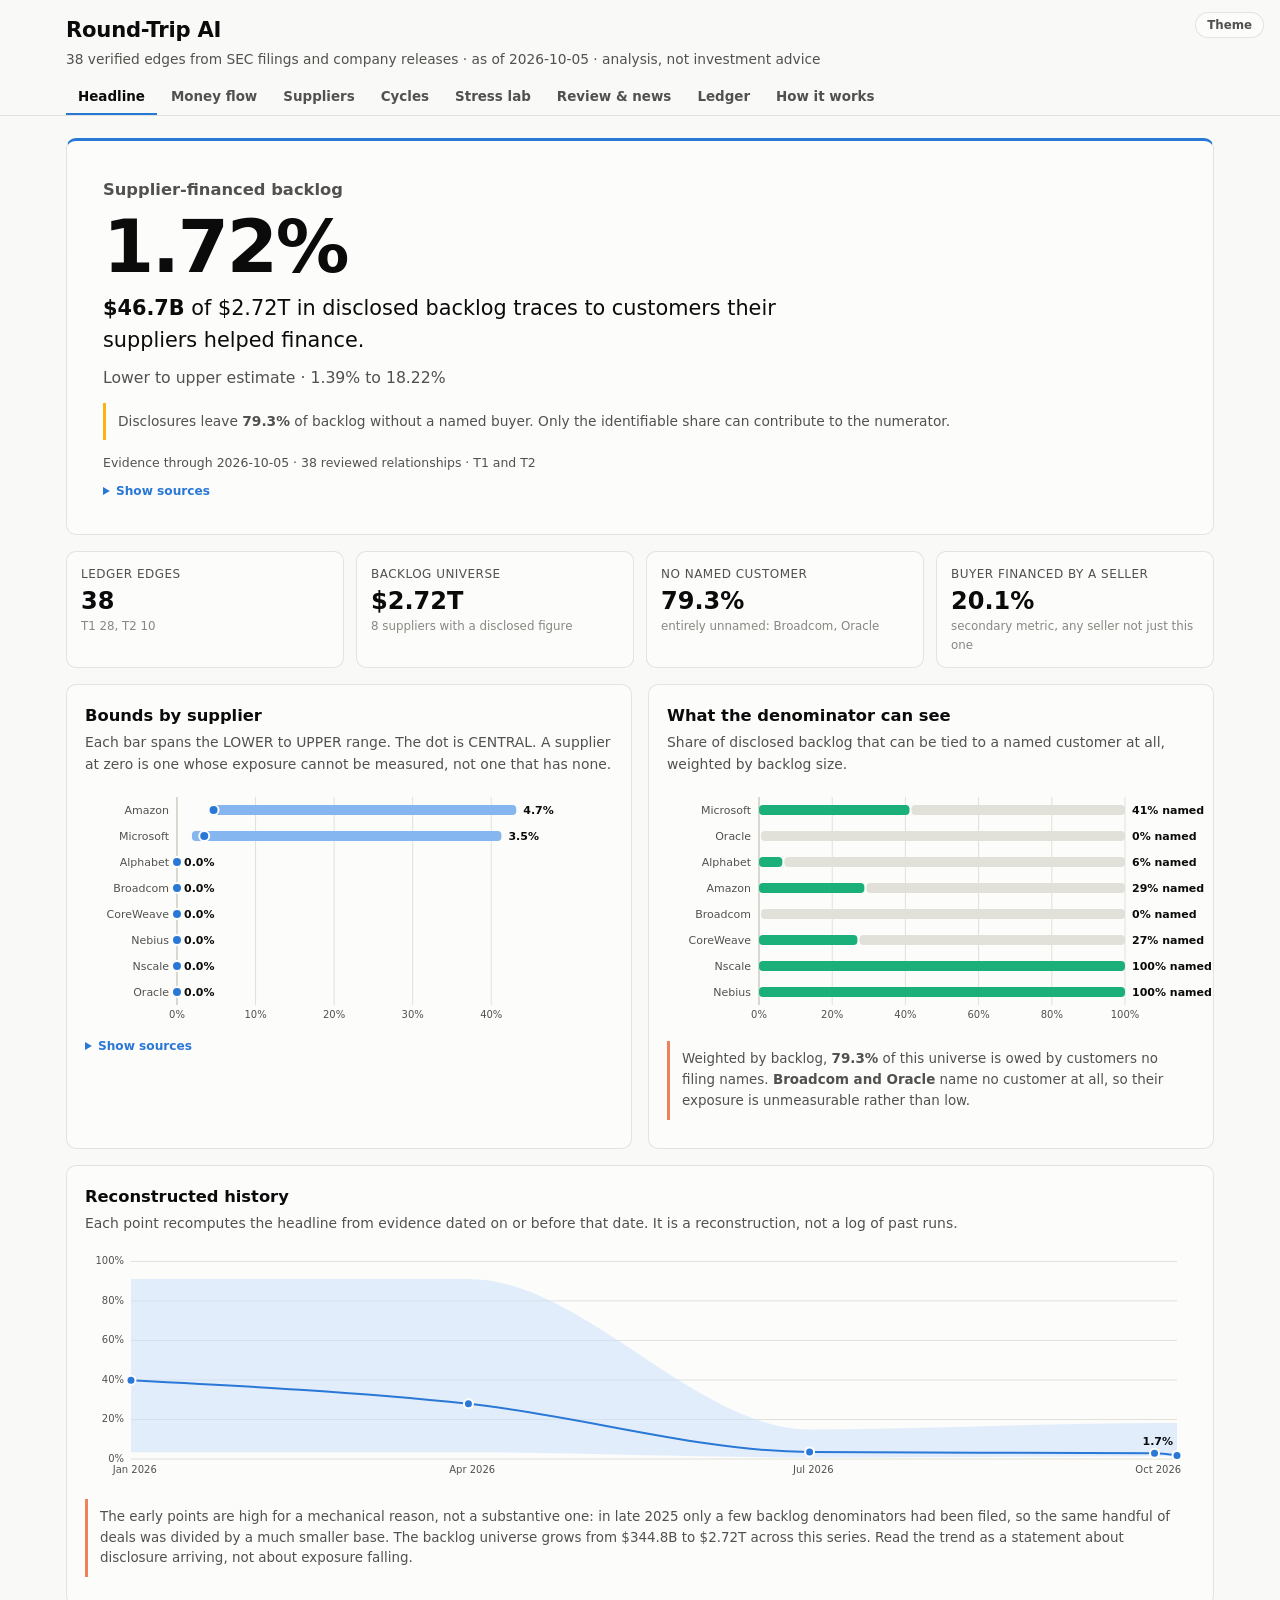
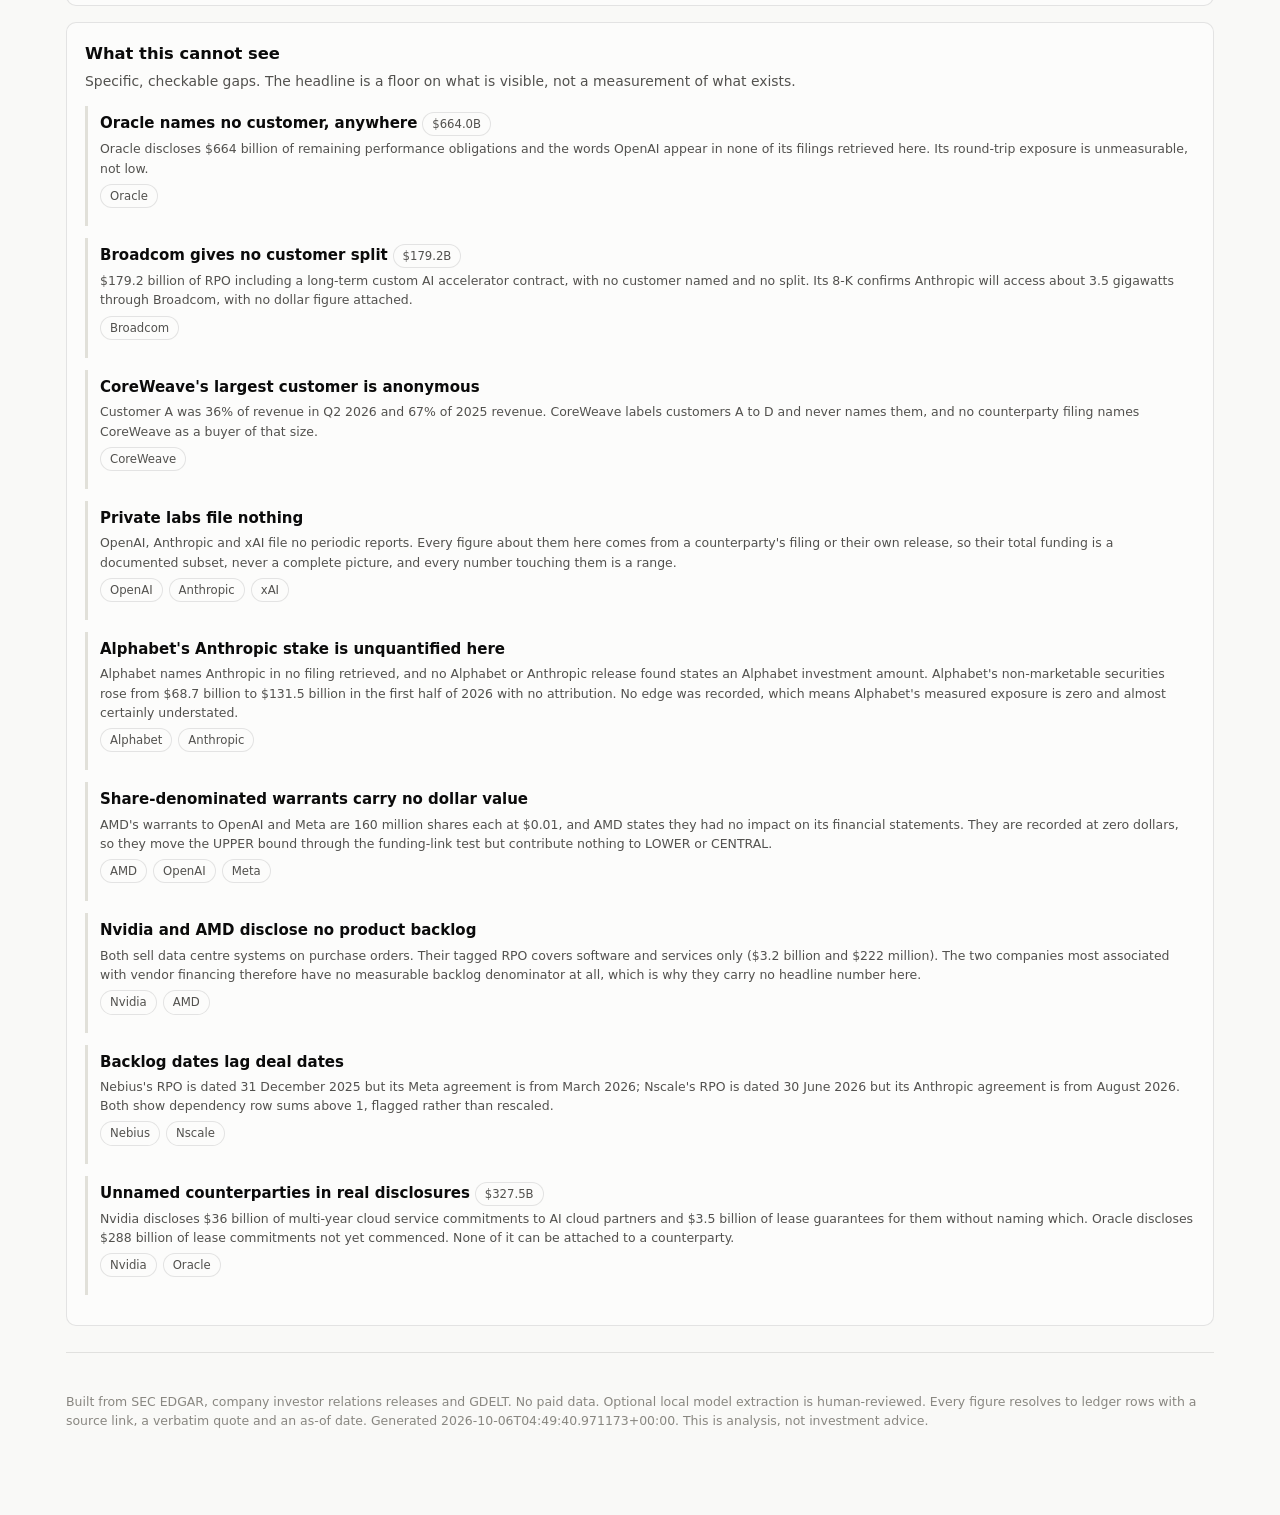
<file: site/index.html>
<!doctype html>
<html lang="en">
<head>
<meta charset="utf-8">
<meta name="viewport" content="width=device-width, initial-scale=1">
<title>Round-Trip AI</title>
<meta name="description" content="How much AI infrastructure backlog depends on customers whose funding traces back to the seller. Built from SEC filings and company releases.">
<link rel="icon" href="data:image/svg+xml,%3Csvg xmlns='http://www.w3.org/2000/svg' viewBox='0 0 16 16'%3E%3Ctext y='13' font-size='13'%3E%F0%9F%94%81%3C/text%3E%3C/svg%3E">
<link rel="stylesheet" href="styles.css">
</head>
<body>
<header class="top">
  <div class="inner">
    <button class="themebtn" id="themebtn" type="button" aria-label="Switch colour theme">Theme</button>
    <h1>Round-Trip AI</h1>
    <p class="sub" id="subline">Loading ledger&hellip;</p>
    <nav class="tabs" role="tablist" aria-label="Sections">
      <button role="tab" id="tab-headline"   aria-selected="true"  aria-controls="panel-headline">Headline</button>
      <button role="tab" id="tab-graph"      aria-selected="false" aria-controls="panel-graph">Money flow</button>
      <button role="tab" id="tab-suppliers"  aria-selected="false" aria-controls="panel-suppliers">Suppliers</button>
      <button role="tab" id="tab-cycles"     aria-selected="false" aria-controls="panel-cycles">Cycles</button>
      <button role="tab" id="tab-stress"     aria-selected="false" aria-controls="panel-stress">Stress lab</button>
      <button role="tab" id="tab-news"       aria-selected="false" aria-controls="panel-news">Review &amp; news</button>
      <button role="tab" id="tab-ledger"     aria-selected="false" aria-controls="panel-ledger">Ledger</button>
      <button role="tab" id="tab-method"     aria-selected="false" aria-controls="panel-method">How it works</button>
    </nav>
  </div>
</header>

<main class="wrap">

<!-- ================= HEADLINE ================= -->
<section class="panel active" id="panel-headline" role="tabpanel" aria-labelledby="tab-headline">
  <div class="card hero">
    <h2>Supplier-financed backlog</h2>
    <div class="figure" id="heroFigure">loading</div>
    <p class="sentence" id="heroSentence"></p>
    <p class="range" id="heroRange"></p>
    <p class="caveat" id="heroCaveat"></p>
    <p class="asof" id="heroAsOf"></p>
    <details class="sources"><summary>Show sources</summary>
      <div id="heroSources"></div></details>
  </div>

  <div class="tiles" id="heroTiles"></div>

  <div class="grid2" style="margin-top:16px">
    <div class="card">
      <h2>Bounds by supplier</h2>
      <p class="lede">Each bar spans the LOWER to UPPER range. The dot is CENTRAL.
        A supplier at zero is one whose exposure cannot be measured, not one that
        has none.</p>
      <div id="boundsChart"></div>
      <details class="sources"><summary>Show sources</summary>
        <div id="boundsSources"></div></details>
    </div>
    <div class="card">
      <h2>What the denominator can see</h2>
      <p class="lede">Share of disclosed backlog that can be tied to a named
        customer at all, weighted by backlog size.</p>
      <div id="coverageChart"></div>
      <div id="coverageNote" class="warn"></div>
    </div>
  </div>

  <div class="card">
    <h2>Reconstructed history</h2>
    <p class="lede">Each point recomputes the headline from evidence dated on or
      before that date. It is a reconstruction, not a log of past runs.</p>
    <div id="historyChart"></div>
    <div class="warn" id="historyNote"></div>
  </div>

  <div class="card">
    <h2>What this cannot see</h2>
    <p class="lede">Specific, checkable gaps. The headline is a floor on what is
      visible, not a measurement of what exists.</p>
    <div id="cannotSee"></div>
  </div>
</section>

<!-- ================= GRAPH ================= -->
<section class="panel" id="panel-graph" role="tabpanel" aria-labelledby="tab-graph">
  <div class="card">
    <h2>Money flow</h2>
    <p class="lede">Arrows point the way the money goes: funder to recipient, and
      buyer to seller. A round trip is therefore a loop. Thickness is dollars on
      the CENTRAL weighting. Dashed means conditional or a letter of intent.
      Click any edge for its quote and source.</p>
    <div class="controls">
      <div class="control">
        <label>Evidence tiers</label>
        <div class="btnrow" id="tierToggles"></div>
      </div>
      <div class="control">
        <label>Edge families</label>
        <div class="btnrow" id="familyToggles"></div>
      </div>
      <div class="control">
        <label>View</label>
        <div class="btnrow">
          <button class="btn" id="viewForce" aria-pressed="true">Force</button>
          <button class="btn" id="viewSankey" aria-pressed="false">Sankey</button>
        </div>
      </div>
      <div class="control">
        <label><input type="checkbox" id="showUndisclosed" checked> Show edges with no disclosed amount</label>
        <span class="note">Drawn hairline. Real agreements, no dollar figure.</span>
      </div>
    </div>
    <svg id="graph" role="group" aria-label="Directed graph of funding and demand edges"></svg>
    <div class="legend" id="graphLegend"></div>
    <div id="edgeDetail" style="margin-top:14px"></div>
  </div>
</section>

<!-- ================= SUPPLIERS ================= -->
<section class="panel" id="panel-suppliers" role="tabpanel" aria-labelledby="tab-suppliers">
  <div class="grid3" id="supplierCards"></div>
</section>

<!-- ================= CYCLES ================= -->
<section class="panel" id="panel-cycles" role="tabpanel" aria-labelledby="tab-cycles">
  <div class="card">
    <h2>Circular loops</h2>
    <p class="lede">Enumerated with Johnson's algorithm up to length
      <span id="cycLen"></span>. The bottleneck is the narrowest leg, which is the
      most that can actually circulate around the loop.</p>
    <div id="cyclesList"></div>
  </div>
  <div class="card">
    <h2>Which nodes the structure depends on</h2>
    <p class="lede">PageRank over funding flows, and betweenness over the combined
      graph. A high funding PageRank means the money converges on that node.</p>
    <div class="grid2">
      <div><h3>Funding PageRank</h3><div id="prChart"></div></div>
      <div><h3>Betweenness</h3><div id="btChart"></div></div>
    </div>
    <p class="note" id="sccNote"></p>
  </div>
</section>

<!-- ================= STRESS ================= -->
<section class="panel" id="panel-stress" role="tabpanel" aria-labelledby="tab-stress">
  <div class="card">
    <h2>Stress lab</h2>
    <p class="lede">Choose a funding shock and vary how much of it reaches suppliers. The modeled result is the share of backlog at risk.</p>
    <div class="controls">
      <div class="control" style="flex:1 1 100%">
        <label>Scenario preset</label>
        <div class="btnrow" id="scenarioBtns"></div>
      </div>
    </div>
    <div class="controls">
      <div class="control">
        <label for="sShock">Funding shock <output id="oShock"></output></label>
        <input type="range" id="sShock" min="0" max="100" step="5" value="50">
      </div>
      <div class="control">
        <label for="sPass">Pass-through <output id="oPass"></output></label>
        <input type="range" id="sPass" min="0" max="100" step="5" value="60">
      </div>
      <div class="control">
        <label for="sCap">Capacity to invest <output id="oCap"></output></label>
        <input type="range" id="sCap" min="0" max="100" step="5" value="50">
      </div>
      <div class="control">
        <label for="sLoi">LOI weight <output id="oLoi"></output></label>
        <input type="range" id="sLoi" min="0" max="100" step="5" value="25">
      </div>
      <div class="control">
        <label for="sCond">Conditional weight <output id="oCond"></output></label>
        <input type="range" id="sCond" min="0" max="100" step="5" value="50">
      </div>
      <div class="control">
        <label for="sBound">Attribution bound</label>
        <select id="sBound">
          <option value="low">LOWER</option>
          <option value="central" selected>CENTRAL</option>
          <option value="high">UPPER</option>
        </select>
      </div>
    </div>
    <p class="scenario-compare" id="stressComparison" aria-live="polite"></p>
    <div class="tiles" id="stressTiles"></div>
    <div style="margin-top:16px"><div id="stressChart"></div></div>
    <div class="legend" id="stressLegend"></div>
    <p class="note" id="stressShockNote"></p>
    <div id="parityNote" class="warn"></div>
  </div>

  <div class="grid2">
    <div class="card">
      <h2>Monte Carlo</h2>
      <p class="lede">Precomputed in Python over <span id="mcDraws"></span> draws of
        pass-through, capacity to invest, LOI weight, conditional weight and the
        attribution bound. Bars span the 10th to 90th percentile; the dot is the
        median.</p>
      <div id="mcChart"></div>
    </div>
    <div class="card">
      <h2>What drives the answer</h2>
      <p class="lede">One parameter at a time, swung across its configured range.
        Longer bar means the result depends more on that assumption.</p>
      <div id="tornadoChart"></div>
      <div class="warn" id="tornadoNote"></div>
    </div>
  </div>

  <div class="card">
    <h2>Second and third methods</h2>
    <p class="lede">The cascade is cross-checked against Eisenberg-Noe clearing and
      DebtRank. Where they disagree is shown, not reconciled away.</p>
    <div class="tablewrap"><table id="methodTable"></table></div>
    <div class="warn" id="baselineNote"></div>
  </div>
</section>

<!-- ================= NEWS ================= -->
<section class="panel" id="panel-news" role="tabpanel" aria-labelledby="tab-news">
  <div class="card" id="pendingAgentPanel">
    <h2>Pending review</h2>
    <p class="lede" id="pendingAgentCount" aria-live="polite">Loading pending candidates&hellip;</p>
    <div id="pendingAgentItems"></div>
    <p class="note" id="pendingAgentNote"></p>
    <details id="recordedExample"><summary>Recorded example · Microsoft → OpenAI</summary>
      <div id="recordedAgentItem"></div>
    </details>
  </div>
  <div class="card">
    <h2>Candidate edge review queue</h2>
    <p class="lede">Flagged items are <strong>unverified</strong>. They are never
      counted in any metric until a reviewer promotes them with a verbatim quote
      through the review command line.</p>
    <div class="tablewrap"><table id="queueTable"></table></div>
  </div>
  <div class="card">
    <h2>Financing events timeline</h2>
    <p class="lede">Ledger edges by evidence date. Height is the dollar amount on
      the CENTRAL weighting; zero-amount edges are drawn as ticks.</p>
    <div id="timelineChart"></div>
  </div>
  <div class="card">
    <h2>Feed</h2>
    <p class="lede" id="newsLede"></p>
    <div class="controls">
      <div class="control"><label for="newsSearch">Search</label>
        <input type="search" id="newsSearch" placeholder="headline, publisher, entity"></div>
      <div class="control"><label for="newsSource">Source</label>
        <select id="newsSource"><option value="">All</option></select></div>
      <div class="control"><label><input type="checkbox" id="newsFlagged"> Flagged only</label></div>
    </div>
    <div class="tablewrap"><table id="newsTable"></table></div>
    <p class="note" id="newsNote"></p>
  </div>
</section>

<!-- ================= LEDGER ================= -->
<section class="panel" id="panel-ledger" role="tabpanel" aria-labelledby="tab-ledger">
  <div class="card">
    <h2>Ledger explorer</h2>
    <p class="lede">Every edge behind every number. Click a column heading to sort.</p>
    <div class="controls">
      <div class="control"><label for="ledSearch">Search</label>
        <input type="search" id="ledSearch" placeholder="node, type, quote, accession"></div>
      <div class="control"><label for="ledTier">Tier</label>
        <select id="ledTier"><option value="">All</option><option>T1</option><option>T2</option><option>T3</option></select></div>
      <div class="control"><label for="ledStatus">Status</label>
        <select id="ledStatus"><option value="">All</option></select></div>
      <div class="control"><label for="ledFamily">Family</label>
        <select id="ledFamily"><option value="">All</option></select></div>
    </div>
    <p class="note" id="ledCount"></p>
    <div class="tablewrap"><table id="ledgerTable"></table></div>
  </div>
  <div class="card">
    <h2>Backlog denominators</h2>
    <p class="lede">The disclosed figures each supplier share is divided by.</p>
    <div class="tablewrap"><table id="backlogTable"></table></div>
  </div>
  <div class="card">
    <h2>Ledger validation</h2>
    <div id="validation"></div>
  </div>
</section>

<!-- ================= METHOD ================= -->
<section class="panel" id="panel-method" role="tabpanel" aria-labelledby="tab-method">
  <div class="card">
    <h2>From disclosure to published estimate</h2>
    <p>Local Ollama screens a saved passage, proposes a payment direction and quotes its evidence.
      Python checks the quote, entities, source URL and any USD figure. A failed check gets one repair.
      A reviewer decides whether the obligation is new, incremental, or already in the ledger.
      Approval produces a reviewed file. Applying it and rebuilding the dashboard publishes the change.</p>
    <p><a href="guide/walkthrough.html">Five-minute walkthrough</a> ·
      <a href="guide/trace.txt">Recorded candidate and checks</a> ·
      <a href="guide/development.html">Measured development results</a></p>
    <h3>What is being measured</h3>
    <p>The question is narrow on purpose. For each seller of AI infrastructure,
      what share of its own disclosed backlog is owed by a customer whose funding
      traces back to that same seller? Not "is there a bubble", not "is the
      backlog real". Just: how much of the promise to pay was financed by the
      party being paid.</p>
    <h3>The headline formula</h3>
    <p class="mono">RTE(i) = sum over customers j of D[i,j] &times; Provenance(i&rarr;j)</p>
    <p><strong>D[i,j]</strong> is the share of seller i's disclosed backlog that
      customer j has committed. The denominator is i's own disclosed figure, in a
      fixed preference order: tagged remaining performance obligations, then a
      quoted contracted-backlog number, then trailing revenue. Nothing is inferred.</p>
    <p><strong>Provenance(i&rarr;j)</strong> is how much of j's funding came from i,
      on three readings:</p>
    <ul class="tight">
      <li><strong>LOWER</strong>: dollars i demonstrably handed j, divided by what
        j promised to pay i, capped at 1. Direct edges only. No multi-hop.</li>
      <li><strong>CENTRAL</strong>: i's share of j's <em>documented</em> external
        funding, with funding that reaches j through intermediaries traced back
        and discounted one factor of <span class="mono">alpha</span> per hop.</li>
      <li><strong>UPPER</strong>: if i funded j at all under T1 or T2 evidence,
        the whole of j's commitment to i counts. This answers a different
        question: how much backlog sits with customers who are not
        funding-independent of the seller.</li>
    </ul>
    <h3>Why bounds instead of a number</h3>
    <p>Because the denominator is unknowable. OpenAI, Anthropic and xAI file
      nothing, so their total external funding is only ever a documented subset.
      A single point estimate of "i's share of j's funding" would silently assume
      the documented subset is the whole, which inflates every supplier's share.
      LOWER and UPPER bracket that ignorance instead of hiding it.</p>
    <h3>Evidence tiers</h3>
    <p>T1 is an SEC filing, T2 a company release or investor relations page, T3 a
      media report, T4 unverified. <strong>The headline admits T1 and T2 only.</strong>
      T3 appears in a labelled sensitivity view. T4 never enters the ledger at
      all; the review command refuses it. Every row carries a source link, a
      verbatim quote under 25 words, and an accession number if it is T1.</p>
    <h3>Binding versus not</h3>
    <p>Status is one of definitive, conditional, non-binding letter of intent,
      announced, or reported. Each carries an explicit weight per bound, set in
      configuration before any result was computed, and varied in the stress lab.
      A letter of intent is never counted at full weight by default.</p>
    <h3>Direction convention</h3>
    <p>Money-flow. An arrow starts at whoever pays. Funding edges run funder to
      recipient; purchase and capacity edges run buyer to seller. A round trip is
      therefore a two-cycle, which is asserted in the test suite.</p>
    <h3>Limitations, plainly</h3>
    <div id="limitations"></div>
    <h3>What would change my mind</h3>
    <div id="changeMyMind"></div>
    <h3>Pre-registration</h3>
    <p>Every definition above was written into <span class="mono">DECISIONS.md</span>
      before any number was computed, and is amended only by a dated entry that
      says why. Two implementation bugs were found and fixed after
      pre-registration, both logged: a multi-hop double-count caught by a toy
      graph whose answer is 50% by hand, and the direction of the bound-correct
      denominator.</p>
    <p>This is analysis, not investment advice. There are no price targets and no
      recommendations here.</p>
  </div>
  <div class="card">
    <h2>Parameters in force</h2>
    <div class="tablewrap"><table id="paramTable"></table></div>
  </div>
</section>

<footer class="foot wrap">
  <p id="footNote"></p>
</footer>
</main>

<div class="tooltip" id="tip" role="status" aria-live="polite"></div>
<script src="vendor/d3.min.js"></script>
<script src="cascade.js"></script>
<script src="app.js"></script>
</body>
</html>
</file>
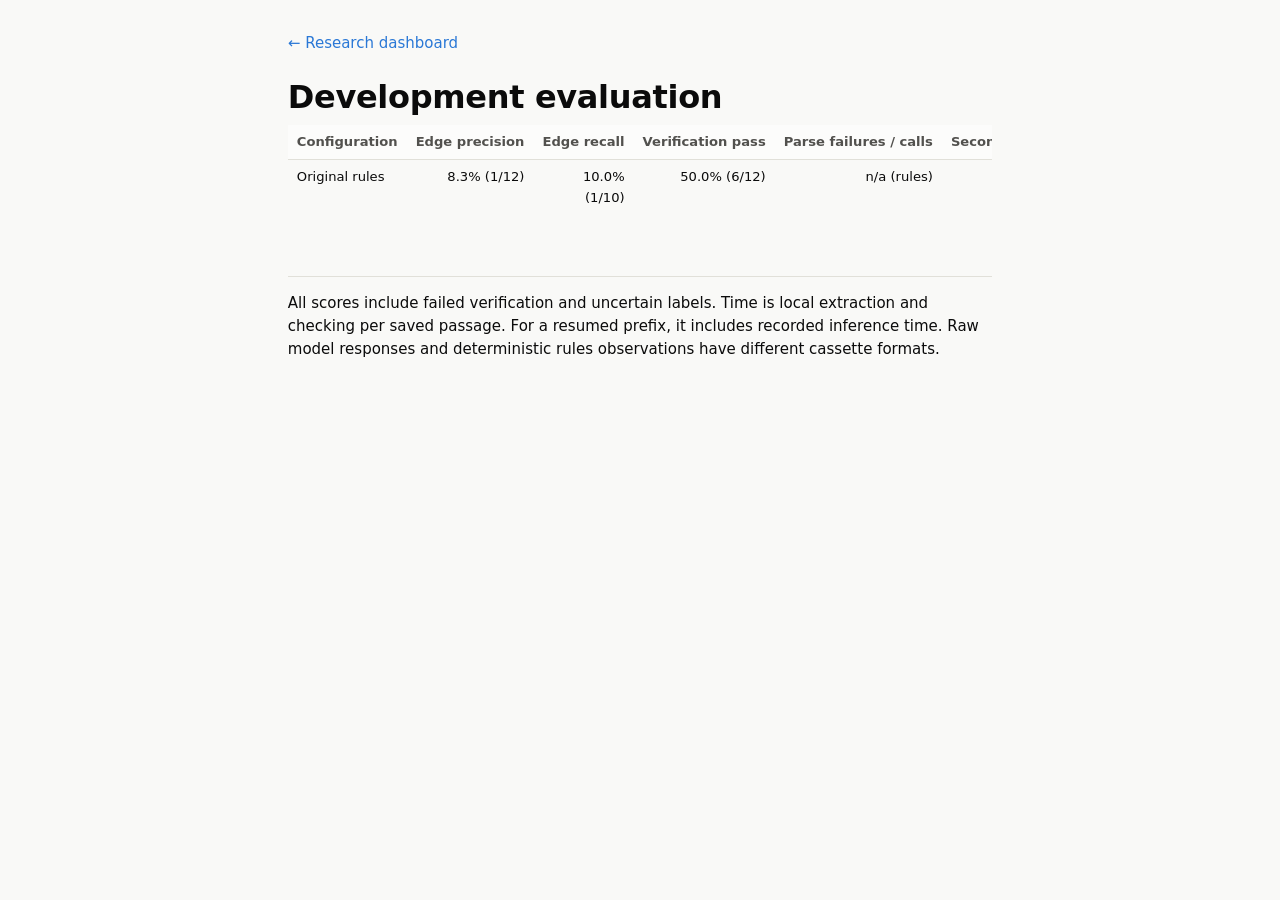
<file: site/guide/development.html>
<!doctype html>
<html lang="en"><meta charset="utf-8"><meta name="viewport" content="width=device-width, initial-scale=1">
<title>Development evaluation · Round-Trip AI</title><link rel="stylesheet" href="../styles.css">
<main class="reading"><a href="../index.html">← Research dashboard</a><h1>Development evaluation</h1>
<table>
<thead>
<tr>
<th>Configuration</th>
<th style="text-align:right">Edge precision</th>
<th style="text-align:right">Edge recall</th>
<th style="text-align:right">Verification pass</th>
<th style="text-align:right">Parse failures / calls</th>
<th style="text-align:right">Seconds / passage</th>
<th style="text-align:right">Passages</th>
<th>Evidence</th>
</tr>
</thead>
<tbody>
<tr>
<td>Original rules</td>
<td style="text-align:right">8.3% (1/12)</td>
<td style="text-align:right">10.0% (1/10)</td>
<td style="text-align:right">50.0% (6/12)</td>
<td style="text-align:right">n/a (rules)</td>
<td style="text-align:right">0.001</td>
<td style="text-align:right">15</td>
<td><span><code>12ea4134fa2e47fbb91c936e524724dd</code></span> · <span>cassette</span></td>
</tr>
</tbody>
</table>
<p>All scores include failed verification and uncertain labels. Time is local extraction and checking per saved passage. For a resumed prefix, it includes recorded inference time. Raw model responses and deterministic rules observations have different cassette formats.</p>
</main></html>
</file>
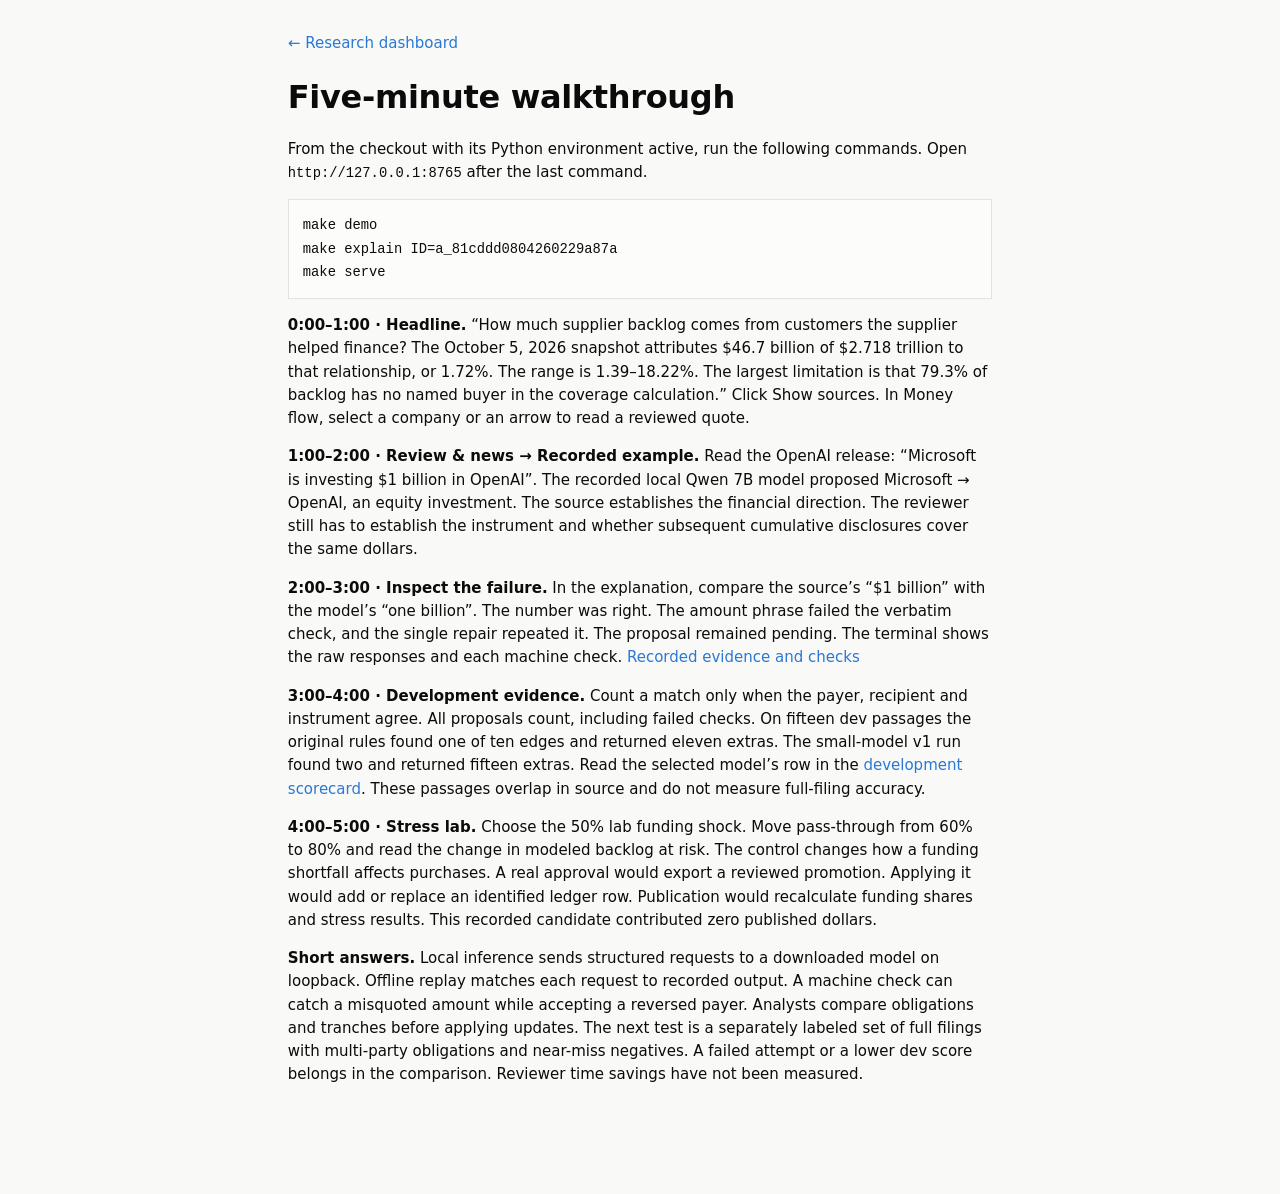
<file: site/guide/walkthrough.html>
<!doctype html>
<html lang="en"><meta charset="utf-8"><meta name="viewport" content="width=device-width, initial-scale=1">
<title>Five-minute walkthrough · Round-Trip AI</title><link rel="stylesheet" href="../styles.css">
<main class="reading"><a href="../index.html">← Research dashboard</a><h1>Five-minute walkthrough</h1>
<p>From the checkout with its Python environment active, run the following commands. Open <code>http://127.0.0.1:8765</code> after the last command.</p>
<pre><code class="language-bash">make demo
make explain ID=a_81cddd0804260229a87a
make serve
</code></pre>
<p><strong>0:00–1:00 · Headline.</strong> “How much supplier backlog comes from customers the supplier helped finance? The October 5, 2026 snapshot attributes $46.7 billion of $2.718 trillion to that relationship, or 1.72%. The range is 1.39–18.22%. The largest limitation is that 79.3% of backlog has no named buyer in the coverage calculation.” Click Show sources. In Money flow, select a company or an arrow to read a reviewed quote.</p>
<p><strong>1:00–2:00 · Review &amp; news → Recorded example.</strong> Read the OpenAI release: “Microsoft is investing $1 billion in OpenAI”. The recorded local Qwen 7B model proposed Microsoft → OpenAI, an equity investment. The source establishes the financial direction. The reviewer still has to establish the instrument and whether subsequent cumulative disclosures cover the same dollars.</p>
<p><strong>2:00–3:00 · Inspect the failure.</strong> In the explanation, compare the source’s “$1 billion” with the model’s “one billion”. The number was right. The amount phrase failed the verbatim check, and the single repair repeated it. The proposal remained pending. The terminal shows the raw responses and each machine check. <a href="trace.txt">Recorded evidence and checks</a></p>
<p><strong>3:00–4:00 · Development evidence.</strong> Count a match only when the payer, recipient and instrument agree. All proposals count, including failed checks. On fifteen dev passages the original rules found one of ten edges and returned eleven extras. The small-model v1 run found two and returned fifteen extras. Read the selected model’s row in the <a href="development.html">development scorecard</a>. These passages overlap in source and do not measure full-filing accuracy.</p>
<p><strong>4:00–5:00 · Stress lab.</strong> Choose the 50% lab funding shock. Move pass-through from 60% to 80% and read the change in modeled backlog at risk. The control changes how a funding shortfall affects purchases. A real approval would export a reviewed promotion. Applying it would add or replace an identified ledger row. Publication would recalculate funding shares and stress results. This recorded candidate contributed zero published dollars.</p>
<p><strong>Short answers.</strong> Local inference sends structured requests to a downloaded model on loopback. Offline replay matches each request to recorded output. A machine check can catch a misquoted amount while accepting a reversed payer. Analysts compare obligations and tranches before applying updates. The next test is a separately labeled set of full filings with multi-party obligations and near-miss negatives. A failed attempt or a lower dev score belongs in the comparison. Reviewer time savings have not been measured.</p>
</main></html>
</file>
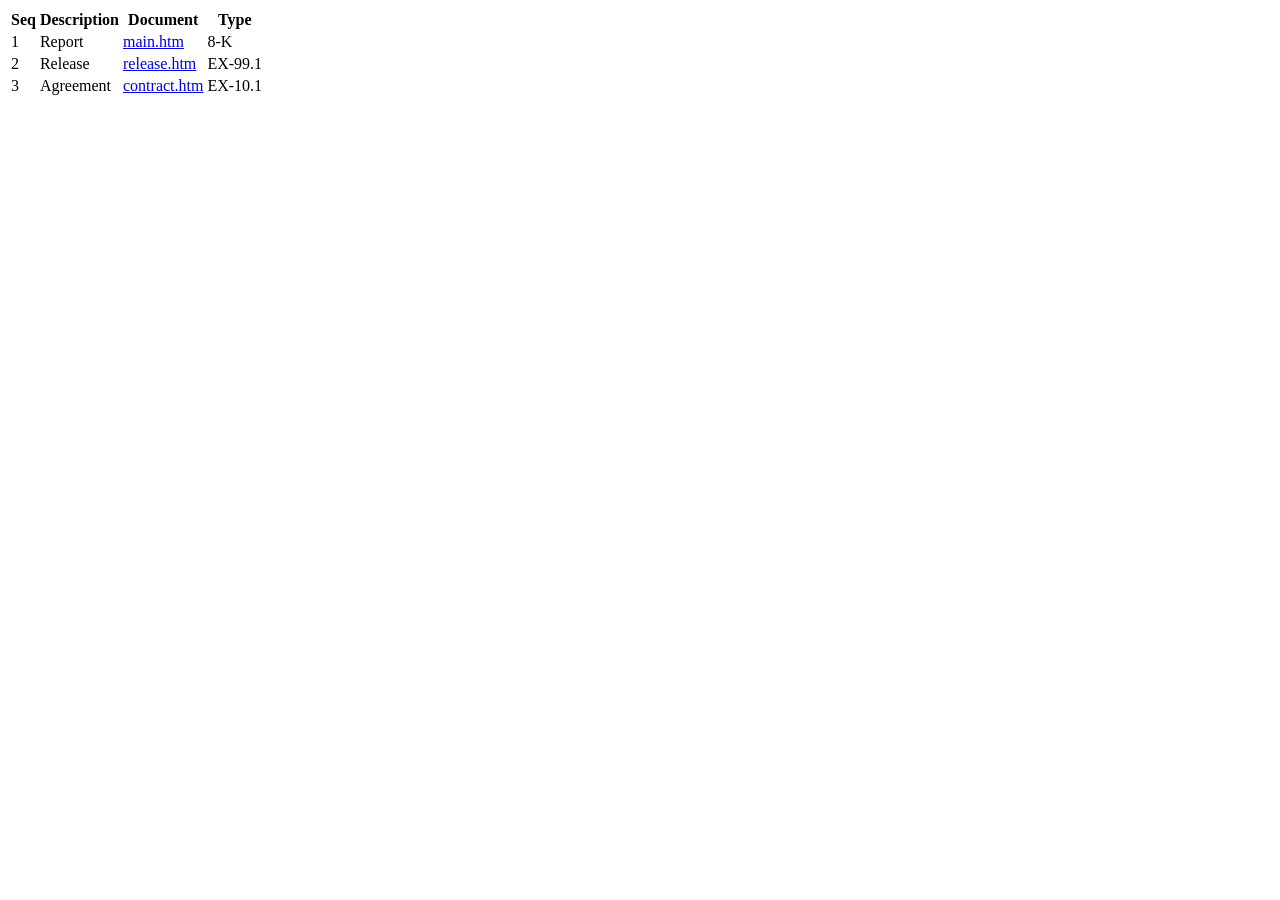
<file: tests/fixtures/deal_agent/filing-index.html>
<html><table class="tableFile">
<tr><th>Seq</th><th>Description</th><th>Document</th><th>Type</th></tr>
<tr><td>1</td><td>Report</td><td><a href="/Archives/edgar/data/1/acc/main.htm">main.htm</a></td><td>8-K</td></tr>
<tr><td>2</td><td>Release</td><td><a href="release.htm">release.htm</a></td><td>EX-99.1</td></tr>
<tr><td>3</td><td>Agreement</td><td><a href="contract.htm">contract.htm</a></td><td>EX-10.1</td></tr>
</table></html>
</file>
<file: site/styles.css>
/* Round-Trip AI dashboard. Light and dark are both selected, not flipped.
   Palette slots and surfaces are the validated reference instance; the three
   categorical slots clear the all-pairs CVD and normal-vision floors in both
   modes, which is why the graph uses three edge families rather than nine. */
:root {
  color-scheme: light;
  --surface-1: #fcfcfb;
  --page: #f9f9f7;
  --text-primary: #0b0b0b;
  --text-secondary: #52514e;
  --text-muted: #898781;
  --grid: #e1e0d9;
  --axis: #c3c2b7;
  --border: rgba(11, 11, 11, 0.10);
  --series-1: #2a78d6;  /* ownership: equity and warrants */
  --series-2: #eb6834;  /* credit: debt, guarantees, vendor financing */
  --series-3: #1baf7a;  /* demand: committed purchases and capacity */
  --band: #cde2fb;
  --band-strong: #86b6ef;
  --good: #0ca30c;
  --warning: #fab219;
  --serious: #ec835a;
  --critical: #d03b3b;
  --radius: 10px;
  --mono: ui-monospace, SFMono-Regular, Menlo, Consolas, monospace;
  --sans: system-ui, -apple-system, "Segoe UI", sans-serif;
}
@media (prefers-color-scheme: dark) {
  :root:where(:not([data-theme="light"])) {
    color-scheme: dark;
    --surface-1: #1a1a19;
    --page: #0d0d0d;
    --text-primary: #ffffff;
    --text-secondary: #c3c2b7;
    --text-muted: #898781;
    --grid: #2c2c2a;
    --axis: #383835;
    --border: rgba(255, 255, 255, 0.10);
    --series-1: #3987e5;
    --series-2: #d95926;
    --series-3: #199e70;
    --band: #184f95;
    --band-strong: #256abf;
  }
}
:root[data-theme="dark"] {
  color-scheme: dark;
  --surface-1: #1a1a19;
  --page: #0d0d0d;
  --text-primary: #ffffff;
  --text-secondary: #c3c2b7;
  --text-muted: #898781;
  --grid: #2c2c2a;
  --axis: #383835;
  --border: rgba(255, 255, 255, 0.10);
  --series-1: #3987e5;
  --series-2: #d95926;
  --series-3: #199e70;
  --band: #184f95;
  --band-strong: #256abf;
}

* { box-sizing: border-box; }
html { -webkit-text-size-adjust: 100%; }
/* No horizontal page scroll at phone width. The tab strip scrolls on its own;
   nothing else may push the page wider than the viewport. */
html, body { max-width: 100%; overflow-x: hidden; }
body {
  margin: 0;
  background: var(--page);
  color: var(--text-primary);
  font: 15px/1.55 var(--sans);
}
a { color: var(--series-1); text-decoration: none; }
a:hover { text-decoration: underline; }
.wrap { max-width: 1180px; width: 100%; margin: 0 auto; padding: 0 16px 72px; }

/* ---- header ---- */
header.top {
  position: sticky; top: 0; z-index: 40;
  background: var(--page);
  border-bottom: 1px solid var(--border);
  padding: 14px 0 0;
}
header.top .inner { max-width: 1180px; width: 100%; margin: 0 auto; padding: 0 16px; }
h1 { font-size: 1.32rem; margin: 0 0 2px; letter-spacing: -0.01em;
  padding-right: 76px; overflow-wrap: anywhere; }
.sub { color: var(--text-secondary); font-size: 0.86rem; margin: 0 0 10px;
  overflow-wrap: anywhere; }
nav.tabs { display: flex; gap: 2px; overflow-x: auto; scrollbar-width: none;
  max-width: 100%; -webkit-overflow-scrolling: touch; }
nav.tabs::-webkit-scrollbar { display: none; }
nav.tabs button {
  appearance: none; border: 0; background: transparent; cursor: pointer;
  font: 600 0.84rem var(--sans); color: var(--text-secondary);
  padding: 9px 12px; border-bottom: 2px solid transparent; white-space: nowrap;
}
nav.tabs button[aria-selected="true"] {
  color: var(--text-primary); border-bottom-color: var(--series-1);
}
nav.tabs button:hover { color: var(--text-primary); }
.themebtn {
  position: absolute; top: 12px; right: 16px;
  appearance: none; background: var(--surface-1); color: var(--text-secondary);
  border: 1px solid var(--border); border-radius: 999px;
  padding: 5px 11px; font: 600 0.74rem var(--sans); cursor: pointer;
}

/* ---- panels ---- */
section.panel { display: none; padding-top: 22px; }
section.panel.active { display: block; }
.card {
  background: var(--surface-1); border: 1px solid var(--border);
  border-radius: var(--radius); padding: 18px; margin: 0 0 16px;
  min-width: 0; overflow-wrap: anywhere;
}
@media (max-width: 520px) { .card { padding: 14px; } }
.card h2 { font-size: 1.02rem; margin: 0 0 4px; }
.card h3 { font-size: 0.9rem; margin: 18px 0 6px; }
.card > p.lede { color: var(--text-secondary); font-size: 0.87rem; margin: 0 0 14px; }
.grid2 { display: grid; gap: 16px; grid-template-columns: 1fr; }
.grid2 > *, .grid3 > * { min-width: 0; }
@media (min-width: 860px) { .grid2 { grid-template-columns: 1fr 1fr; } }
.grid3 { display: grid; gap: 16px; grid-template-columns: 1fr; }
@media (min-width: 720px) { .grid3 { grid-template-columns: repeat(2, 1fr); } }
@media (min-width: 1020px) { .grid3 { grid-template-columns: repeat(3, 1fr); } }

/* ---- hero ---- */
.hero { text-align: left; }
.hero .figure {
  font-size: clamp(2.9rem, 11vw, 4.6rem); font-weight: 700;
  line-height: 1; letter-spacing: -0.03em; margin: 6px 0 2px;
}
.hero .range { color: var(--text-secondary); font-size: 0.98rem; margin: 0 0 12px; }
.hero .sentence {
  font-size: 1.0rem; max-width: 62ch; margin: 0 0 10px;
}
.caveat {
  border-left: 3px solid var(--warning); padding: 8px 0 8px 12px;
  color: var(--text-secondary); font-size: 0.86rem; margin: 12px 0 0;
}
.asof { color: var(--text-muted); font-size: 0.78rem; }

/* ---- stat tiles ---- */
.tiles { display: grid; gap: 12px; grid-template-columns: repeat(2, 1fr); }
.tiles > * { min-width: 0; }
@media (min-width: 760px) { .tiles { grid-template-columns: repeat(4, 1fr); } }
.tile {
  background: var(--surface-1); border: 1px solid var(--border);
  border-radius: var(--radius); padding: 13px 14px;
}
.tile .k { color: var(--text-secondary); font-size: 0.75rem; margin: 0 0 4px;
  text-transform: uppercase; letter-spacing: 0.04em; }
.tile .v { font-size: 1.5rem; font-weight: 700; line-height: 1.1; }
.tile .n { color: var(--text-muted); font-size: 0.74rem; margin-top: 3px; }

/* ---- tables ---- */
.tablewrap { overflow-x: auto; }
table { border-collapse: collapse; width: 100%; font-size: 0.82rem; }
th, td {
  text-align: left; padding: 7px 9px; border-bottom: 1px solid var(--grid);
  vertical-align: top;
}
th { color: var(--text-secondary); font-weight: 600; white-space: nowrap;
  position: sticky; top: 0; background: var(--surface-1); cursor: pointer; }
td.num, th.num { text-align: right; font-variant-numeric: tabular-nums; }
tbody tr:hover { background: color-mix(in oklab, var(--series-1) 7%, transparent); }
code, .mono { font-family: var(--mono); font-size: 0.92em; }

/* ---- chips and pills ---- */
.chip {
  display: inline-flex; align-items: center; gap: 5px;
  border: 1px solid var(--border); border-radius: 999px;
  padding: 2px 9px; font-size: 0.73rem; color: var(--text-secondary);
  background: var(--surface-1); white-space: nowrap;
}
.chip .dot { width: 8px; height: 8px; border-radius: 50%; flex: 0 0 8px; }
.chiprow { display: flex; flex-wrap: wrap; gap: 6px; margin: 0 0 12px; }
.tier { font-weight: 700; }
.tier.T1 { color: var(--good); }
.tier.T2 { color: var(--series-1); }
.tier.T3 { color: var(--serious); }
.tier.T4 { color: var(--critical); }
.pill {
  display: inline-block; border-radius: 4px; padding: 1px 6px;
  font-size: 0.7rem; font-weight: 600; border: 1px solid var(--border);
}
.pill.cond { color: var(--serious); }
.pill.def { color: var(--good); }
.pill.priv { color: var(--text-secondary); }

/* ---- controls ---- */
.controls { display: flex; flex-wrap: wrap; gap: 14px; align-items: flex-end;
  margin: 0 0 16px; max-width: 100%; }
.control { min-width: 170px; flex: 1 1 180px; }
.control label { display: block; font-size: 0.76rem; color: var(--text-secondary);
  margin-bottom: 5px; }
.control output { font-variant-numeric: tabular-nums; color: var(--text-primary);
  font-weight: 600; }
input[type="range"] { width: 100%; accent-color: var(--series-1); }
input[type="search"], select {
  width: 100%; padding: 7px 9px; border-radius: 8px;
  border: 1px solid var(--border); background: var(--surface-1);
  color: var(--text-primary); font: inherit; font-size: 0.84rem;
}
.btnrow { display: flex; flex-wrap: wrap; gap: 6px; }
.btn {
  appearance: none; cursor: pointer; font: 600 0.78rem var(--sans);
  padding: 6px 11px; border-radius: 8px;
  border: 1px solid var(--border); background: var(--surface-1);
  color: var(--text-primary);
}
.btn[aria-pressed="true"] { border-color: var(--series-1); color: var(--series-1); }
.btn:hover { border-color: var(--series-1); }

/* ---- charts ---- */
svg { display: block; width: 100%; height: auto; overflow: visible; }
svg text { font-family: var(--sans); fill: var(--text-secondary); font-size: 11px; }
svg .axislabel { fill: var(--text-muted); font-size: 10px; }
svg .gridline { stroke: var(--grid); stroke-width: 1; }
svg .baseline { stroke: var(--axis); stroke-width: 1; }
svg .vallabel { fill: var(--text-primary); font-size: 11px; font-weight: 600;
  font-variant-numeric: tabular-nums; }
.tooltip {
  position: fixed; z-index: 90; pointer-events: none; max-width: 330px;
  background: var(--surface-1); color: var(--text-primary);
  border: 1px solid var(--border); border-radius: 8px;
  padding: 9px 11px; font-size: 0.8rem; line-height: 1.4;
  box-shadow: 0 6px 24px rgba(0, 0, 0, 0.18); opacity: 0;
  transition: opacity 0.1s;
}
.tooltip.on { opacity: 1; }
.tooltip .q { color: var(--text-secondary); font-style: italic; margin-top: 5px; }
.legend { display: flex; flex-wrap: wrap; gap: 12px; margin: 10px 0 0;
  font-size: 0.76rem; color: var(--text-secondary); }
.legend .item { display: inline-flex; align-items: center; gap: 6px; }
.legend .swatch { width: 14px; height: 3px; border-radius: 2px; }

/* ---- graph ---- */
#graph { width: 100%; max-width: 100%; height: 540px; touch-action: none; }
@media (max-width: 640px) { #graph { height: 420px; } }
#graph .node circle { stroke: var(--surface-1); stroke-width: 2; }
#graph .node text { fill: var(--text-primary); font-size: 11px; font-weight: 600;
  pointer-events: none; paint-order: stroke; stroke: var(--surface-1);
  stroke-width: 3px; stroke-linejoin: round; }
#graph .link { fill: none; opacity: 0.78; cursor: pointer; }
#graph .link:hover { opacity: 1; }
#graph .link.dim { opacity: 0.12; }

/* ---- misc ---- */
.src {
  appearance: none; background: transparent; border: 0; cursor: pointer;
  color: var(--series-1); font: 600 0.74rem var(--sans); padding: 2px 0;
  text-decoration: underline; text-underline-offset: 2px;
}
details.sources { margin-top: 8px; }
details.sources summary { cursor: pointer; color: var(--series-1);
  font: 600 0.76rem var(--sans); }
details.sources > div { margin-top: 8px; }
.note { color: var(--text-muted); font-size: 0.78rem; }
.warn {
  border-left: 3px solid var(--serious); padding: 8px 0 8px 12px;
  font-size: 0.84rem; color: var(--text-secondary); margin: 10px 0;
}
ul.tight { margin: 6px 0 0; padding-left: 20px; }
ul.tight li { margin-bottom: 5px; }
.kv { display: grid; grid-template-columns: auto 1fr; gap: 3px 12px;
  font-size: 0.82rem; }
.kv dt { color: var(--text-secondary); }
.kv dd { margin: 0; font-variant-numeric: tabular-nums; }
footer.foot { color: var(--text-muted); font-size: 0.78rem; padding: 26px 0 0;
  border-top: 1px solid var(--border); margin-top: 26px; }
.srOnly { position: absolute; width: 1px; height: 1px; overflow: hidden;
  clip: rect(0 0 0 0); white-space: nowrap; }

:focus-visible { outline: 3px solid var(--series-1); outline-offset: 3px; }
.hero { border-top: 3px solid var(--series-1); padding: clamp(20px, 3vw, 36px); }
.hero h2 { font-weight: 600; color: var(--text-secondary); }
.hero .figure { font-variant-numeric: tabular-nums; margin: 8px 0; }
.hero .sentence { max-width: 52ch; font-size: clamp(1.05rem, 2vw, 1.3rem); }
.hero .asof, .axislabel, .note { color: var(--text-secondary); }
svg .axislabel { fill: var(--text-secondary); }
.hero .caveat { margin-bottom: 12px; }
.scenario-compare, .proposal blockquote { border-left: 3px solid var(--series-1); padding: 6px 12px; margin: 12px 0; }
.scenario-compare { background: var(--page); }
.proposal { padding: 12px 0; border-top: 1px solid var(--border); }
.proposal h3 { margin: 0; font-size: 1.1rem; }
.proposal p { margin: 6px 0; }
.proposal .check { font-weight: 600; }
.proposal blockquote { font-family: Georgia, serif; font-size: 1.1rem; }
.proposal code { overflow-wrap: anywhere; }
#recordedExample summary { cursor: pointer; font-weight: 600; }
#recordedExample { padding-top: 8px; }

.reading { max-width: 78ch; margin: 32px auto; padding: 0 20px 60px; overflow-wrap: anywhere; }
.reading h1 { margin-top: 18px; font-size: 2rem; }
.reading pre { overflow-x: auto; background: var(--surface-1); border: 1px solid var(--border); padding: 14px; }
.reading table { display: block; overflow-x: auto; }
</file>
